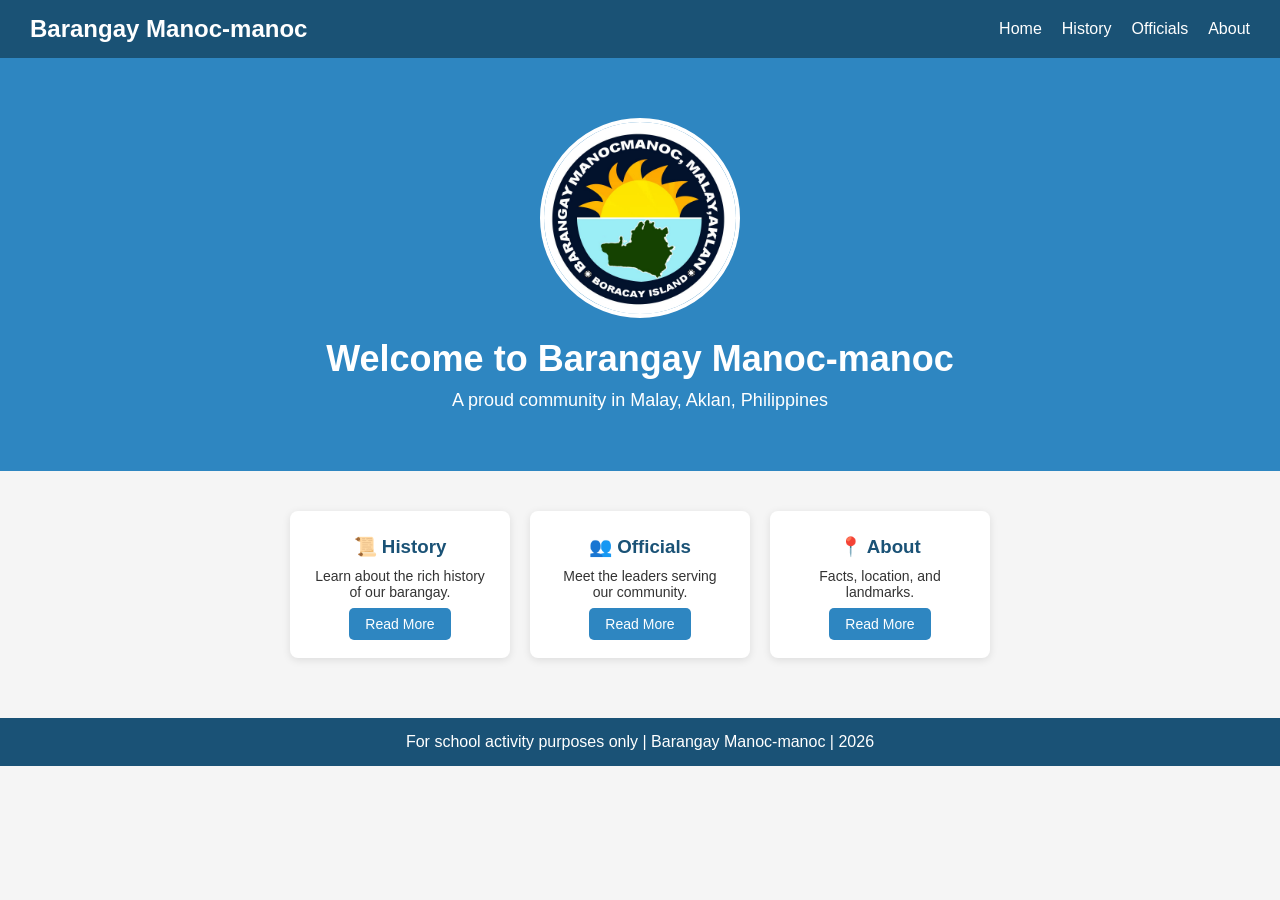
<file: index.html>
<!DOCTYPE html>
<html lang="en">
<head>
  <meta charset="UTF-8">
  <meta name="viewport" content="width=device-width, initial-scale=1.0">
  <title>Barangay Manoc-manoc</title>
  <link rel="stylesheet" href="style.css">
</head>
<body>

  <!-- Navigation Bar -->
  <nav>
    <h1>Barangay Manoc-manoc</h1>
    <ul>
      <li><a href="index.html">Home</a></li>
      <li><a href="history.html">History</a></li>
      <li><a href="officials.html">Officials</a></li>
      <li><a href="about.html">About</a></li>
    </ul>
  </nav>

  <!-- Hero Section -->
  <header class="hero">
    <img src="logo.jpg" alt="Barangay Manoc-manoc" class="hero-img" />
    <h2>Welcome to Barangay Manoc-manoc</h2>
    <p>A proud community in Malay, Aklan, Philippines</p>
  </header>

  <!-- Info Cards -->
  <section class="cards">
    <div class="card">
      <h3>📜 History</h3>
      <p>Learn about the rich history of our barangay.</p>
      <a href="history.html">Read More</a>
    </div>
    <div class="card">
      <h3>👥 Officials</h3>
      <p>Meet the leaders serving our community.</p>
      <a href="officials.html">Read More</a>
    </div>
    <div class="card">
      <h3>📍 About</h3>
      <p>Facts, location, and landmarks.</p>
      <a href="about.html">Read More</a>
    </div>
  </section>

  <!-- Footer -->
  <footer>
    <p>For school activity purposes only | Barangay Manoc-manoc | 2026</p>
  </footer>

</body>
</html>
</file>
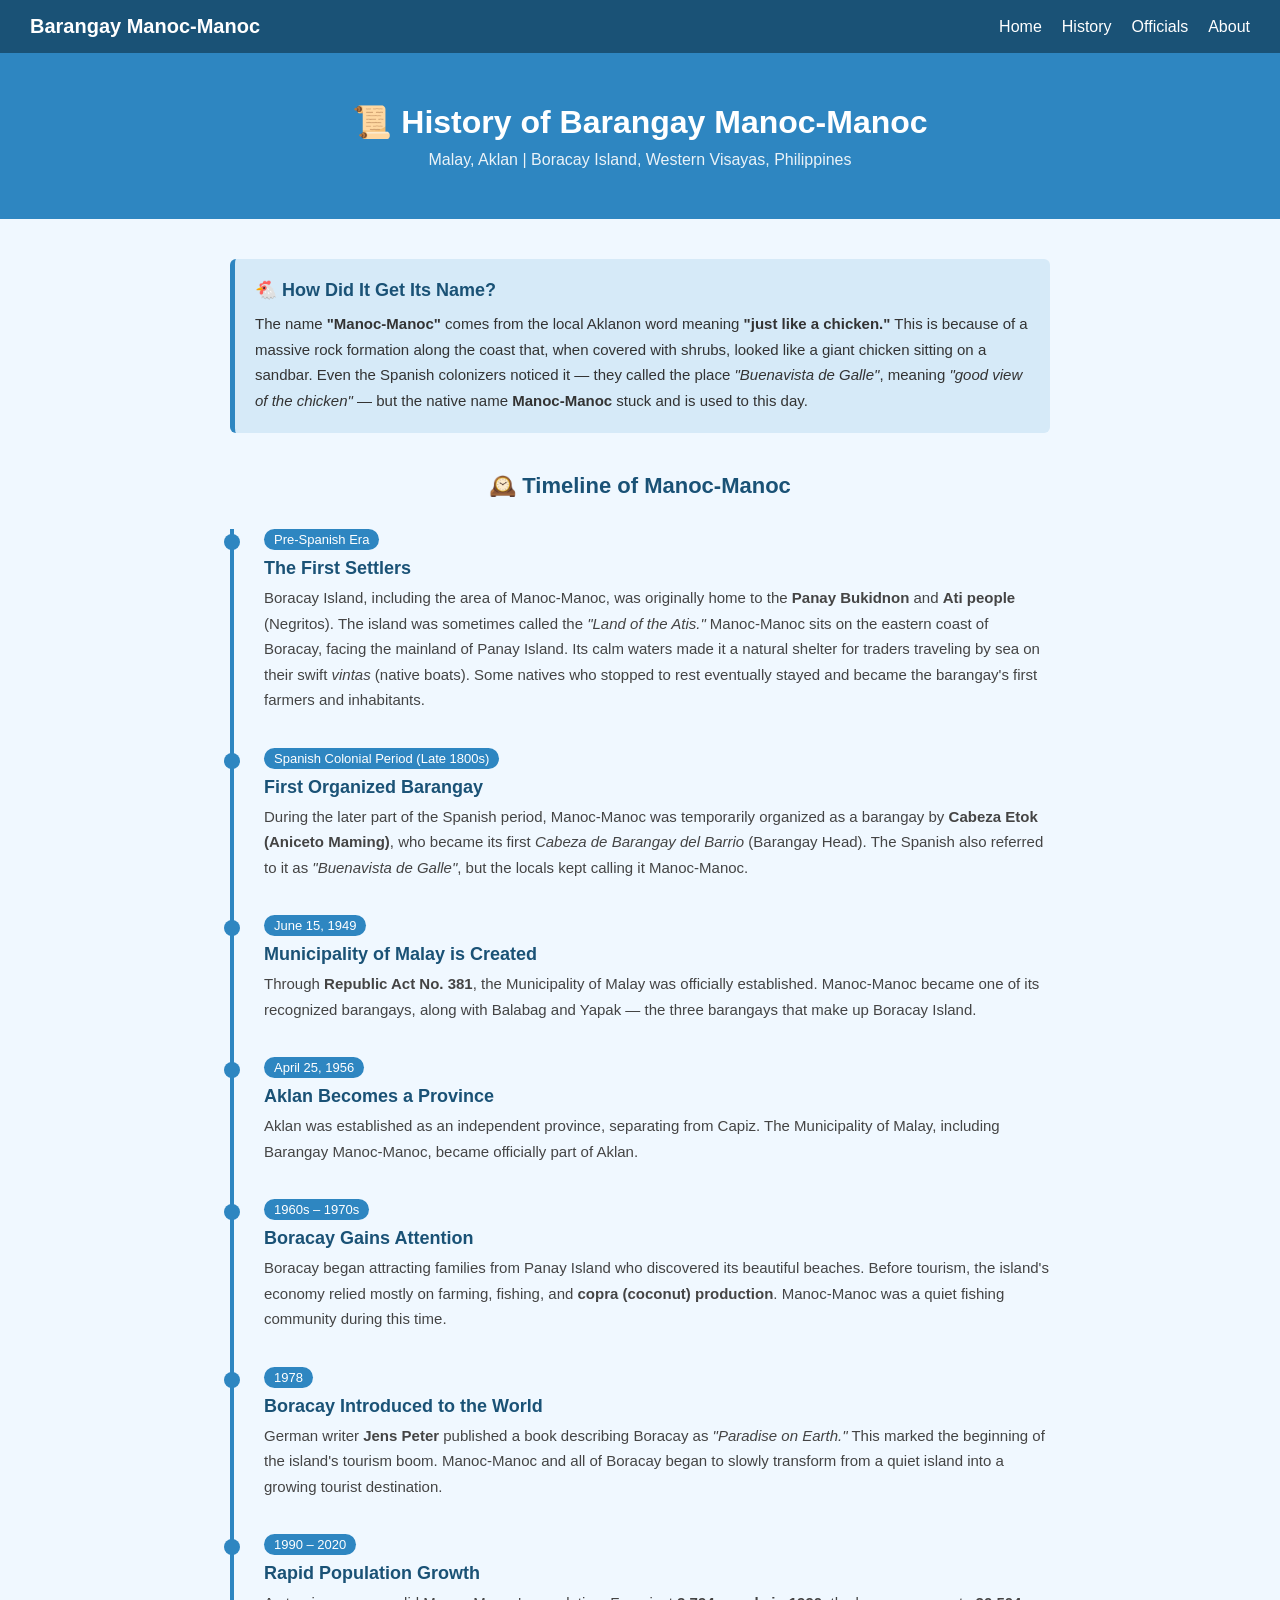
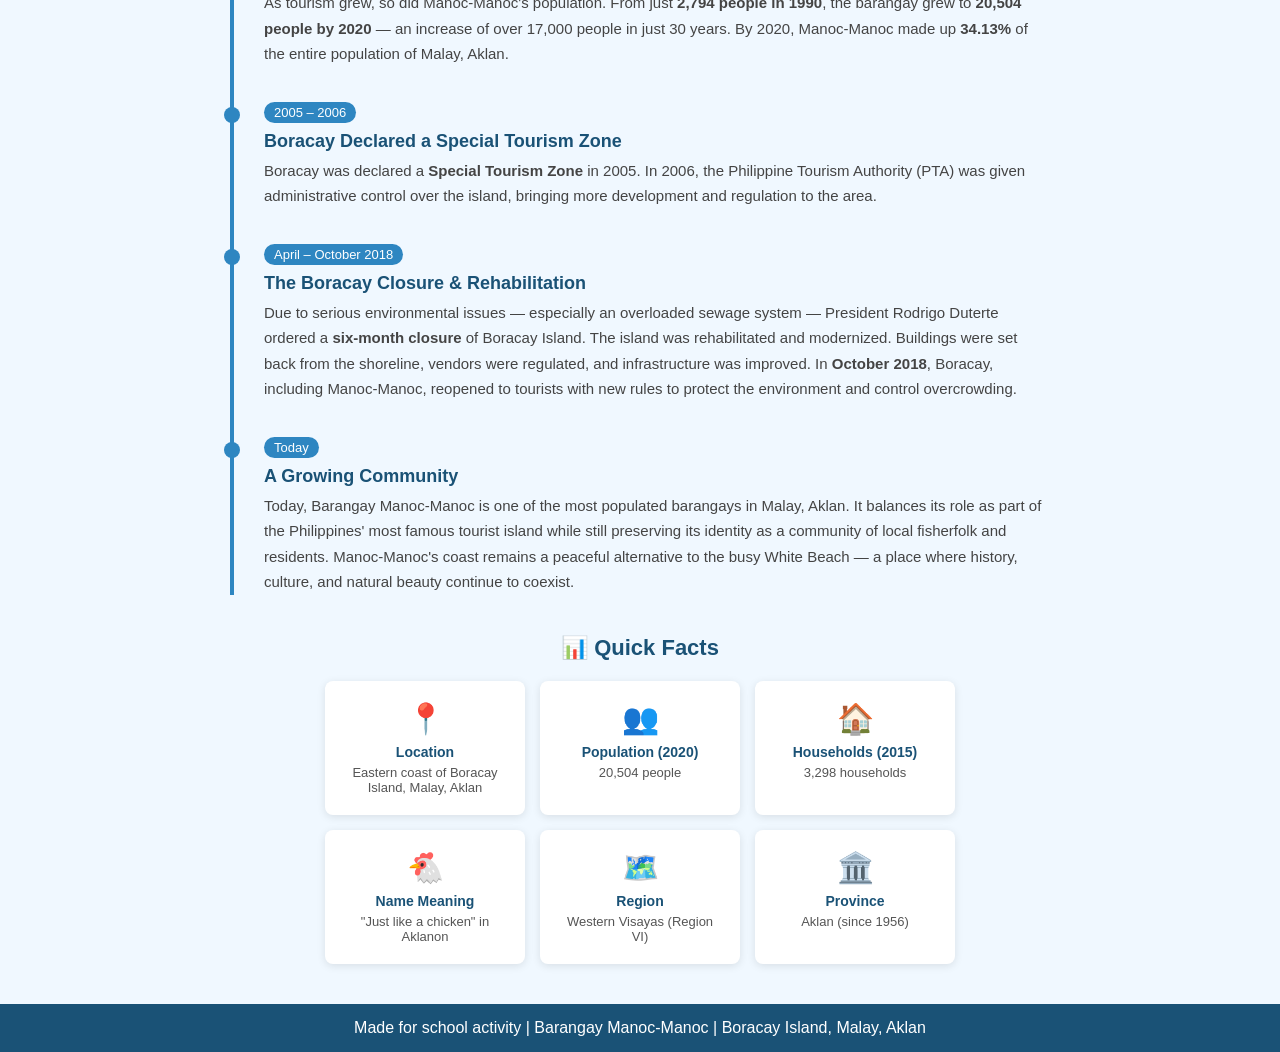
<file: history.html>
<!DOCTYPE html>
<html lang="en">
<head>
  <meta charset="UTF-8">
  <meta name="viewport" content="width=device-width, initial-scale=1.0">
  <title>History - Barangay Manoc-Manoc</title>
  <style>
    /* Basic Reset */
    * {
      margin: 0;
      padding: 0;
      box-sizing: border-box;
    }

    body {
      font-family: Arial, sans-serif;
      background-color: #f0f8ff;
      color: #333;
    }

    /* Navigation */
    nav {
      background-color: #1a5276;
      color: white;
      padding: 15px 30px;
      display: flex;
      justify-content: space-between;
      align-items: center;
    }

    nav h1 {
      font-size: 20px;
    }

    nav ul {
      list-style: none;
      display: flex;
      gap: 20px;
    }

    nav ul a {
      color: white;
      text-decoration: none;
      font-size: 16px;
    }

    nav ul a:hover {
      text-decoration: underline;
    }

    /* Hero Banner */
    .hero {
      background-color: #2e86c1;
      color: white;
      text-align: center;
      padding: 50px 20px;
    }

    .hero h2 {
      font-size: 32px;
      margin-bottom: 10px;
    }

    .hero p {
      font-size: 16px;
      opacity: 0.9;
    }

    /* Main Content Area */
    .content {
      max-width: 860px;
      margin: 40px auto;
      padding: 0 20px;
    }

    /* Timeline Section */
    .timeline-title {
      text-align: center;
      font-size: 22px;
      color: #1a5276;
      margin-bottom: 30px;
    }

    .timeline {
      position: relative;
      padding-left: 30px;
      border-left: 4px solid #2e86c1;
    }

    .timeline-item {
      margin-bottom: 35px;
      position: relative;
    }

    /* Circle dot on the timeline */
    .timeline-item::before {
      content: '';
      width: 16px;
      height: 16px;
      background-color: #2e86c1;
      border-radius: 50%;
      position: absolute;
      left: -40px;
      top: 5px;
    }

    .timeline-item h3 {
      color: #1a5276;
      font-size: 18px;
      margin-bottom: 6px;
    }

    .timeline-item .year {
      display: inline-block;
      background-color: #2e86c1;
      color: white;
      font-size: 13px;
      padding: 3px 10px;
      border-radius: 20px;
      margin-bottom: 8px;
    }

    .timeline-item p {
      font-size: 15px;
      line-height: 1.7;
      color: #444;
    }

    /* Fun Fact Box */
    .fact-box {
      background-color: #d6eaf8;
      border-left: 5px solid #2e86c1;
      padding: 20px;
      border-radius: 6px;
      margin: 40px 0;
    }

    .fact-box h3 {
      color: #1a5276;
      margin-bottom: 10px;
      font-size: 18px;
    }

    .fact-box p {
      font-size: 15px;
      line-height: 1.7;
    }

    /* Quick Facts Cards */
    .facts-section {
      margin: 40px 0;
    }

    .facts-section h2 {
      text-align: center;
      font-size: 22px;
      color: #1a5276;
      margin-bottom: 20px;
    }

    .facts-grid {
      display: flex;
      flex-wrap: wrap;
      gap: 15px;
      justify-content: center;
    }

    .fact-card {
      background-color: white;
      border-radius: 8px;
      padding: 20px;
      width: 200px;
      text-align: center;
      box-shadow: 0 2px 8px rgba(0,0,0,0.1);
    }

    .fact-card .icon {
      font-size: 30px;
      margin-bottom: 8px;
    }

    .fact-card h4 {
      color: #1a5276;
      font-size: 14px;
      margin-bottom: 5px;
    }

    .fact-card p {
      font-size: 13px;
      color: #555;
    }

    /* Footer */
    footer {
      background-color: #1a5276;
      color: white;
      text-align: center;
      padding: 15px;
      margin-top: 40px;
    }
  </style>
</head>
<body>

  <!-- Navigation -->
  <nav>
    <h1>Barangay Manoc-Manoc</h1>
    <ul>
      <li><a href="index.html">Home</a></li>
      <li><a href="history.html">History</a></li>
      <li><a href="officials.html">Officials</a></li>
      <li><a href="about.html">About</a></li>
    </ul>
  </nav>

  <!-- Hero Banner -->
  <div class="hero">
    <h2>📜 History of Barangay Manoc-Manoc</h2>
    <p>Malay, Aklan | Boracay Island, Western Visayas, Philippines</p>
  </div>

  <!-- Main Content -->
  <div class="content">

    <!-- Fun Fact: Name Origin -->
    <div class="fact-box">
      <h3>🐔 How Did It Get Its Name?</h3>
      <p>
        The name <strong>"Manoc-Manoc"</strong> comes from the local Aklanon word meaning <strong>"just like a chicken."</strong>
        This is because of a massive rock formation along the coast that, when covered with shrubs,
        looked like a giant chicken sitting on a sandbar. Even the Spanish colonizers noticed it —
        they called the place <em>"Buenavista de Galle"</em>, meaning <em>"good view of the chicken"</em>
        — but the native name <strong>Manoc-Manoc</strong> stuck and is used to this day.
      </p>
    </div>

    <!-- Timeline -->
    <h2 class="timeline-title">🕰️ Timeline of Manoc-Manoc</h2>

    <div class="timeline">

      <div class="timeline-item">
        <span class="year">Pre-Spanish Era</span>
        <h3>The First Settlers</h3>
        <p>
          Boracay Island, including the area of Manoc-Manoc, was originally home to the
          <strong>Panay Bukidnon</strong> and <strong>Ati people</strong> (Negritos).
          The island was sometimes called the <em>"Land of the Atis."</em>
          Manoc-Manoc sits on the eastern coast of Boracay, facing the mainland of Panay Island.
          Its calm waters made it a natural shelter for traders traveling by sea on their swift <em>vintas</em> (native boats).
          Some natives who stopped to rest eventually stayed and became the barangay's first farmers and inhabitants.
        </p>
      </div>

      <div class="timeline-item">
        <span class="year">Spanish Colonial Period (Late 1800s)</span>
        <h3>First Organized Barangay</h3>
        <p>
          During the later part of the Spanish period, Manoc-Manoc was temporarily organized
          as a barangay by <strong>Cabeza Etok (Aniceto Maming)</strong>, who became
          its first <em>Cabeza de Barangay del Barrio</em> (Barangay Head).
          The Spanish also referred to it as <em>"Buenavista de Galle"</em>,
          but the locals kept calling it Manoc-Manoc.
        </p>
      </div>

      <div class="timeline-item">
        <span class="year">June 15, 1949</span>
        <h3>Municipality of Malay is Created</h3>
        <p>
          Through <strong>Republic Act No. 381</strong>, the Municipality of Malay was officially
          established. Manoc-Manoc became one of its recognized barangays, along with Balabag and Yapak —
          the three barangays that make up Boracay Island.
        </p>
      </div>

      <div class="timeline-item">
        <span class="year">April 25, 1956</span>
        <h3>Aklan Becomes a Province</h3>
        <p>
          Aklan was established as an independent province, separating from Capiz.
          The Municipality of Malay, including Barangay Manoc-Manoc, became officially part of Aklan.
        </p>
      </div>

      <div class="timeline-item">
        <span class="year">1960s – 1970s</span>
        <h3>Boracay Gains Attention</h3>
        <p>
          Boracay began attracting families from Panay Island who discovered its beautiful beaches.
          Before tourism, the island's economy relied mostly on farming, fishing, and
          <strong>copra (coconut) production</strong>. Manoc-Manoc was a quiet fishing community during this time.
        </p>
      </div>

      <div class="timeline-item">
        <span class="year">1978</span>
        <h3>Boracay Introduced to the World</h3>
        <p>
          German writer <strong>Jens Peter</strong> published a book describing Boracay as
          <em>"Paradise on Earth."</em> This marked the beginning of the island's tourism boom.
          Manoc-Manoc and all of Boracay began to slowly transform from a quiet island
          into a growing tourist destination.
        </p>
      </div>

      <div class="timeline-item">
        <span class="year">1990 – 2020</span>
        <h3>Rapid Population Growth</h3>
        <p>
          As tourism grew, so did Manoc-Manoc's population. From just <strong>2,794 people in 1990</strong>,
          the barangay grew to <strong>20,504 people by 2020</strong> — an increase of over 17,000 people
          in just 30 years. By 2020, Manoc-Manoc made up <strong>34.13%</strong> of the entire
          population of Malay, Aklan.
        </p>
      </div>

      <div class="timeline-item">
        <span class="year">2005 – 2006</span>
        <h3>Boracay Declared a Special Tourism Zone</h3>
        <p>
          Boracay was declared a <strong>Special Tourism Zone</strong> in 2005.
          In 2006, the Philippine Tourism Authority (PTA) was given administrative control
          over the island, bringing more development and regulation to the area.
        </p>
      </div>

      <div class="timeline-item">
        <span class="year">April – October 2018</span>
        <h3>The Boracay Closure & Rehabilitation</h3>
        <p>
          Due to serious environmental issues — especially an overloaded sewage system —
          President Rodrigo Duterte ordered a <strong>six-month closure</strong> of Boracay Island.
          The island was rehabilitated and modernized. Buildings were set back from the shoreline,
          vendors were regulated, and infrastructure was improved.
          In <strong>October 2018</strong>, Boracay, including Manoc-Manoc, reopened to tourists
          with new rules to protect the environment and control overcrowding.
        </p>
      </div>

      <div class="timeline-item">
        <span class="year">Today</span>
        <h3>A Growing Community</h3>
        <p>
          Today, Barangay Manoc-Manoc is one of the most populated barangays in Malay, Aklan.
          It balances its role as part of the Philippines' most famous tourist island while still
          preserving its identity as a community of local fisherfolk and residents.
          Manoc-Manoc's coast remains a peaceful alternative to the busy White Beach —
          a place where history, culture, and natural beauty continue to coexist.
        </p>
      </div>

    </div>
    <!-- End Timeline -->

    <!-- Quick Facts -->
    <div class="facts-section">
      <h2>📊 Quick Facts</h2>
      <div class="facts-grid">
        <div class="fact-card">
          <div class="icon">📍</div>
          <h4>Location</h4>
          <p>Eastern coast of Boracay Island, Malay, Aklan</p>
        </div>
        <div class="fact-card">
          <div class="icon">👥</div>
          <h4>Population (2020)</h4>
          <p>20,504 people</p>
        </div>
        <div class="fact-card">
          <div class="icon">🏠</div>
          <h4>Households (2015)</h4>
          <p>3,298 households</p>
        </div>
        <div class="fact-card">
          <div class="icon">🐔</div>
          <h4>Name Meaning</h4>
          <p>"Just like a chicken" in Aklanon</p>
        </div>
        <div class="fact-card">
          <div class="icon">🗺️</div>
          <h4>Region</h4>
          <p>Western Visayas (Region VI)</p>
        </div>
        <div class="fact-card">
          <div class="icon">🏛️</div>
          <h4>Province</h4>
          <p>Aklan (since 1956)</p>
        </div>
      </div>
    </div>

  </div>
  <!-- End Content -->

  <!-- Footer -->
  <footer>
    <p>Made for school activity | Barangay Manoc-Manoc | Boracay Island, Malay, Aklan</p>
  </footer>

</body>
</html>
</file>
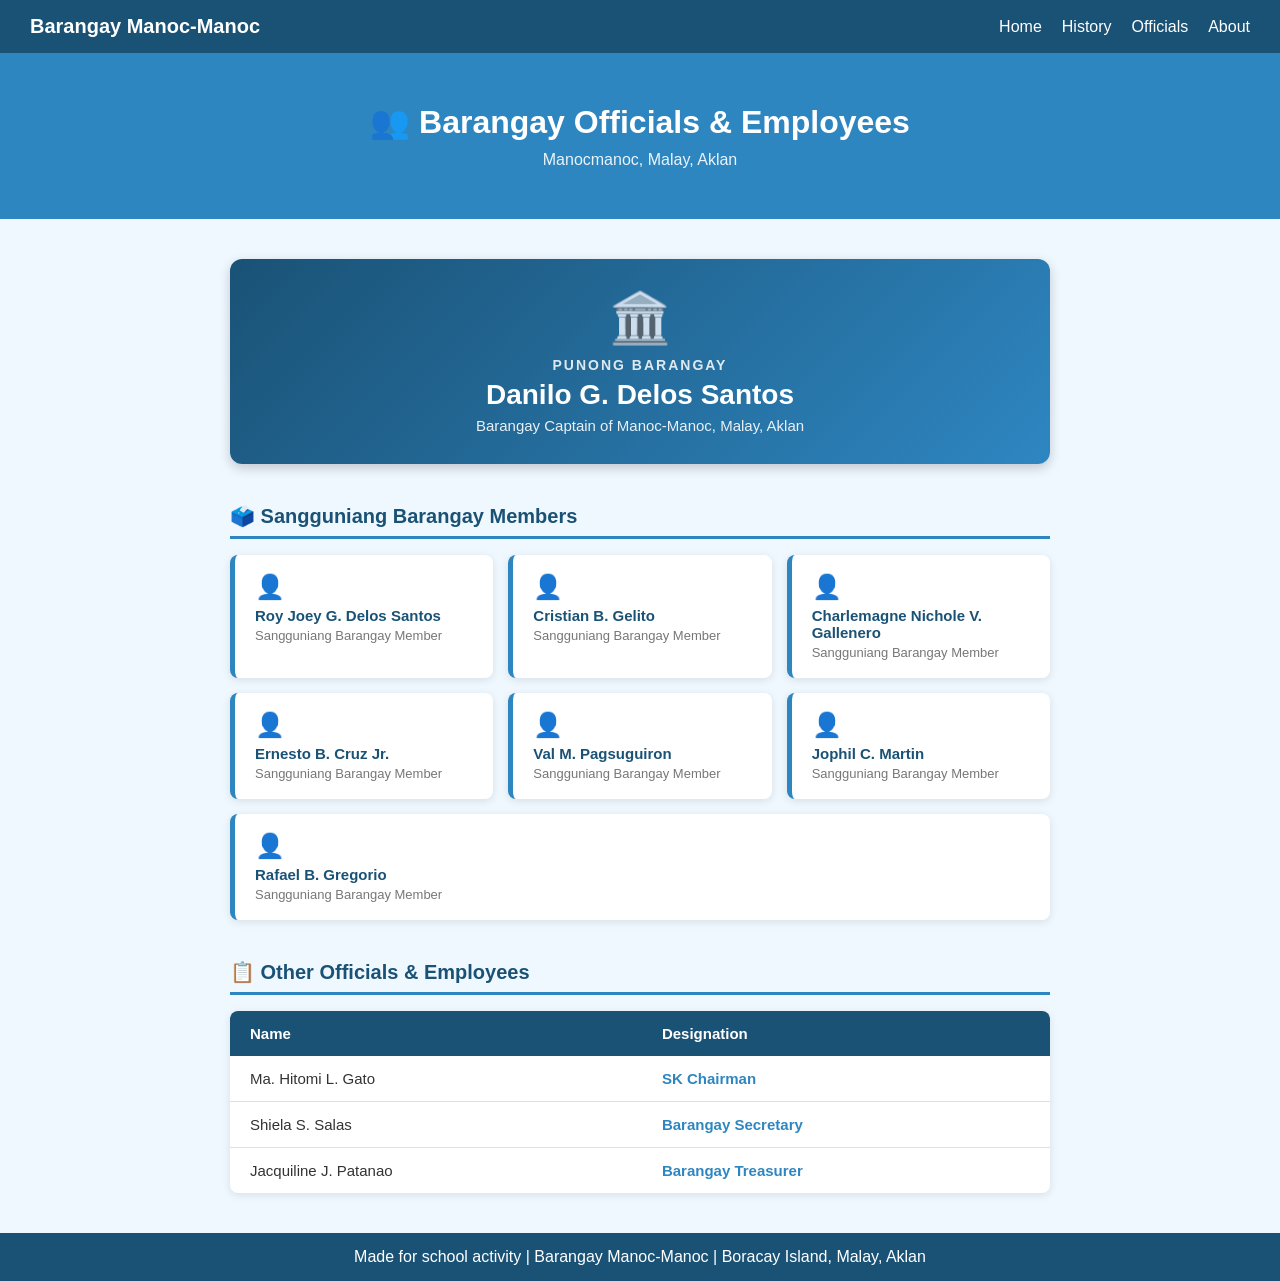
<file: officials.html>
<!DOCTYPE html>
<html lang="en">
<head>
  <meta charset="UTF-8">
  <meta name="viewport" content="width=device-width, initial-scale=1.0">
  <title>Officials - Barangay Manoc-Manoc</title>
  <style>
    * {
      margin: 0;
      padding: 0;
      box-sizing: border-box;
    }

    body {
      font-family: Arial, sans-serif;
      background-color: #f0f8ff;
      color: #333;
    }

    /* Navigation */
    nav {
      background-color: #1a5276;
      color: white;
      padding: 15px 30px;
      display: flex;
      justify-content: space-between;
      align-items: center;
    }

    nav h1 {
      font-size: 20px;
    }

    nav ul {
      list-style: none;
      display: flex;
      gap: 20px;
    }

    nav ul a {
      color: white;
      text-decoration: none;
      font-size: 16px;
    }

    nav ul a:hover {
      text-decoration: underline;
    }

    /* Hero */
    .hero {
      background-color: #2e86c1;
      color: white;
      text-align: center;
      padding: 50px 20px;
    }

    .hero h2 {
      font-size: 32px;
      margin-bottom: 10px;
    }

    .hero p {
      font-size: 16px;
      opacity: 0.9;
    }

    /* Content */
    .content {
      max-width: 860px;
      margin: 40px auto;
      padding: 0 20px;
    }

    /* Captain Highlight Card */
    .captain-card {
      background: linear-gradient(135deg, #1a5276, #2e86c1);
      color: white;
      border-radius: 12px;
      padding: 30px;
      text-align: center;
      margin-bottom: 40px;
      box-shadow: 0 4px 12px rgba(0,0,0,0.2);
    }

    .captain-card .badge {
      font-size: 50px;
      margin-bottom: 10px;
    }

    .captain-card h3 {
      font-size: 14px;
      letter-spacing: 2px;
      text-transform: uppercase;
      opacity: 0.85;
      margin-bottom: 6px;
    }

    .captain-card h2 {
      font-size: 28px;
      margin-bottom: 6px;
    }

    .captain-card p {
      font-size: 15px;
      opacity: 0.9;
    }

    /* Section Title */
    .section-title {
      font-size: 20px;
      color: #1a5276;
      margin-bottom: 16px;
      border-bottom: 3px solid #2e86c1;
      padding-bottom: 8px;
    }

    /* Councilors Grid */
    .councilors-grid {
      display: flex;
      flex-wrap: wrap;
      gap: 15px;
      margin-bottom: 40px;
    }

    .councilor-card {
      background-color: white;
      border-radius: 8px;
      padding: 18px 20px;
      flex: 1 1 220px;
      box-shadow: 0 2px 8px rgba(0,0,0,0.1);
      border-left: 5px solid #2e86c1;
    }

    .councilor-card .icon {
      font-size: 24px;
      margin-bottom: 6px;
    }

    .councilor-card h4 {
      font-size: 15px;
      color: #1a5276;
      margin-bottom: 4px;
    }

    .councilor-card p {
      font-size: 13px;
      color: #777;
    }

    /* Table */
    .other-officials {
      margin-bottom: 40px;
    }

    table {
      width: 100%;
      border-collapse: collapse;
      background-color: white;
      border-radius: 8px;
      overflow: hidden;
      box-shadow: 0 2px 8px rgba(0,0,0,0.1);
    }

    thead {
      background-color: #1a5276;
      color: white;
    }

    thead th {
      padding: 14px 20px;
      text-align: left;
      font-size: 15px;
    }

    tbody tr {
      border-bottom: 1px solid #e0e0e0;
    }

    tbody tr:last-child {
      border-bottom: none;
    }

    tbody tr:hover {
      background-color: #eaf4fc;
    }

    tbody td {
      padding: 14px 20px;
      font-size: 15px;
    }

    tbody td:last-child {
      color: #2e86c1;
      font-weight: bold;
    }

    /* Footer */
    footer {
      background-color: #1a5276;
      color: white;
      text-align: center;
      padding: 15px;
      margin-top: 20px;
    }
  </style>
</head>
<body>

  <!-- Navigation -->
  <nav>
    <h1>Barangay Manoc-Manoc</h1>
    <ul>
      <li><a href="index.html">Home</a></li>
      <li><a href="history.html">History</a></li>
      <li><a href="officials.html">Officials</a></li>
      <li><a href="about.html">About</a></li>
    </ul>
  </nav>

  <!-- Hero -->
  <div class="hero">
    <h2>👥 Barangay Officials & Employees</h2>
    <p>Manocmanoc, Malay, Aklan</p>
  </div>

  <!-- Content -->
  <div class="content">

    <!-- Punong Barangay -->
    <div class="captain-card">
      <div class="badge">🏛️</div>
      <h3>Punong Barangay</h3>
      <h2>Danilo G. Delos Santos</h2>
      <p>Barangay Captain of Manoc-Manoc, Malay, Aklan</p>
    </div>

    <!-- Sangguniang Barangay Members -->
    <h2 class="section-title">🗳️ Sangguniang Barangay Members</h2>
    <div class="councilors-grid">

      <div class="councilor-card">
        <div class="icon">👤</div>
        <h4>Roy Joey G. Delos Santos</h4>
        <p>Sangguniang Barangay Member</p>
      </div>

      <div class="councilor-card">
        <div class="icon">👤</div>
        <h4>Cristian B. Gelito</h4>
        <p>Sangguniang Barangay Member</p>
      </div>

      <div class="councilor-card">
        <div class="icon">👤</div>
        <h4>Charlemagne Nichole V. Gallenero</h4>
        <p>Sangguniang Barangay Member</p>
      </div>

      <div class="councilor-card">
        <div class="icon">👤</div>
        <h4>Ernesto B. Cruz Jr.</h4>
        <p>Sangguniang Barangay Member</p>
      </div>

      <div class="councilor-card">
        <div class="icon">👤</div>
        <h4>Val M. Pagsuguiron</h4>
        <p>Sangguniang Barangay Member</p>
      </div>

      <div class="councilor-card">
        <div class="icon">👤</div>
        <h4>Jophil C. Martin</h4>
        <p>Sangguniang Barangay Member</p>
      </div>

      <div class="councilor-card">
        <div class="icon">👤</div>
        <h4>Rafael B. Gregorio</h4>
        <p>Sangguniang Barangay Member</p>
      </div>

    </div>

    <!-- Other Officials -->
    <div class="other-officials">
      <h2 class="section-title">📋 Other Officials & Employees</h2>
      <table>
        <thead>
          <tr>
            <th>Name</th>
            <th>Designation</th>
          </tr>
        </thead>
        <tbody>
          <tr>
            <td>Ma. Hitomi L. Gato</td>
            <td>SK Chairman</td>
          </tr>
          <tr>
            <td>Shiela S. Salas</td>
            <td>Barangay Secretary</td>
          </tr>
          <tr>
            <td>Jacquiline J. Patanao</td>
            <td>Barangay Treasurer</td>
          </tr>
        </tbody>
      </table>
    </div>

  </div>

  <!-- Footer -->
  <footer>
    <p>Made for school activity | Barangay Manoc-Manoc | Boracay Island, Malay, Aklan</p>
  </footer>

</body>
</html>
</file>
<file: style.css>
/* Basic Reset */
* {
  margin: 0;
  padding: 0;
  box-sizing: border-box;
}

body {
  font-family: Arial, sans-serif;
  background-color: #f5f5f5;
  color: #333;
}

/* Navigation */
nav {
  background-color: #1a5275;
  color: white;
  padding: 15px 30px;
  display: flex;
  justify-content: space-between;
  align-items: center;
}

nav ul {
  list-style: none;
  display: flex;
  gap: 20px;
}

nav ul a {
  color: rgb(255, 255, 255);
  text-decoration: none;
  font-size: 16px;
}

nav ul a:hover {
  text-decoration: underline;
}

/* Hero */
.hero {
  background-color: #2e86c1;
  color: white;
  text-align: center;
  padding: 60px 20px;
}

.hero h2 {
  font-size: 36px;
  margin-bottom: 10px;
}

.hero p {
  font-size: 18px;
}

/* Cards */
.cards {
  display: flex;
  justify-content: center;
  gap: 20px;
  padding: 40px 20px;
  flex-wrap: wrap;
}

.card {
  background-color: white;
  border-radius: 8px;
  padding: 25px;
  width: 220px;
  text-align: center;
  box-shadow: 0 2px 8px rgba(0,0,0,0.1);
}

.card h3 {
  margin-bottom: 10px;
  color: #1a5276;
}

.card p {
  font-size: 14px;
  margin-bottom: 15px;
}

.card a {
  color: white;
  background-color: #2e86c1;
  padding: 8px 16px;
  border-radius: 5px;
  text-decoration: none;
  font-size: 14px;
}

.card a:hover {
  background-color: #1a5276;
}

/* Footer */
footer {
  background-color: #1a5276;
  color: white;
  text-align: center;
  padding: 15px;
  margin-top: 20px;
}

/* Hero Image */
.hero-img {
  width: 200px;
  height: 200px;
  border-radius: 50%;
  object-fit: cover;
  border: 4px solid white;
  display: block;
  margin: 0 auto 20px auto;
}
</file>
